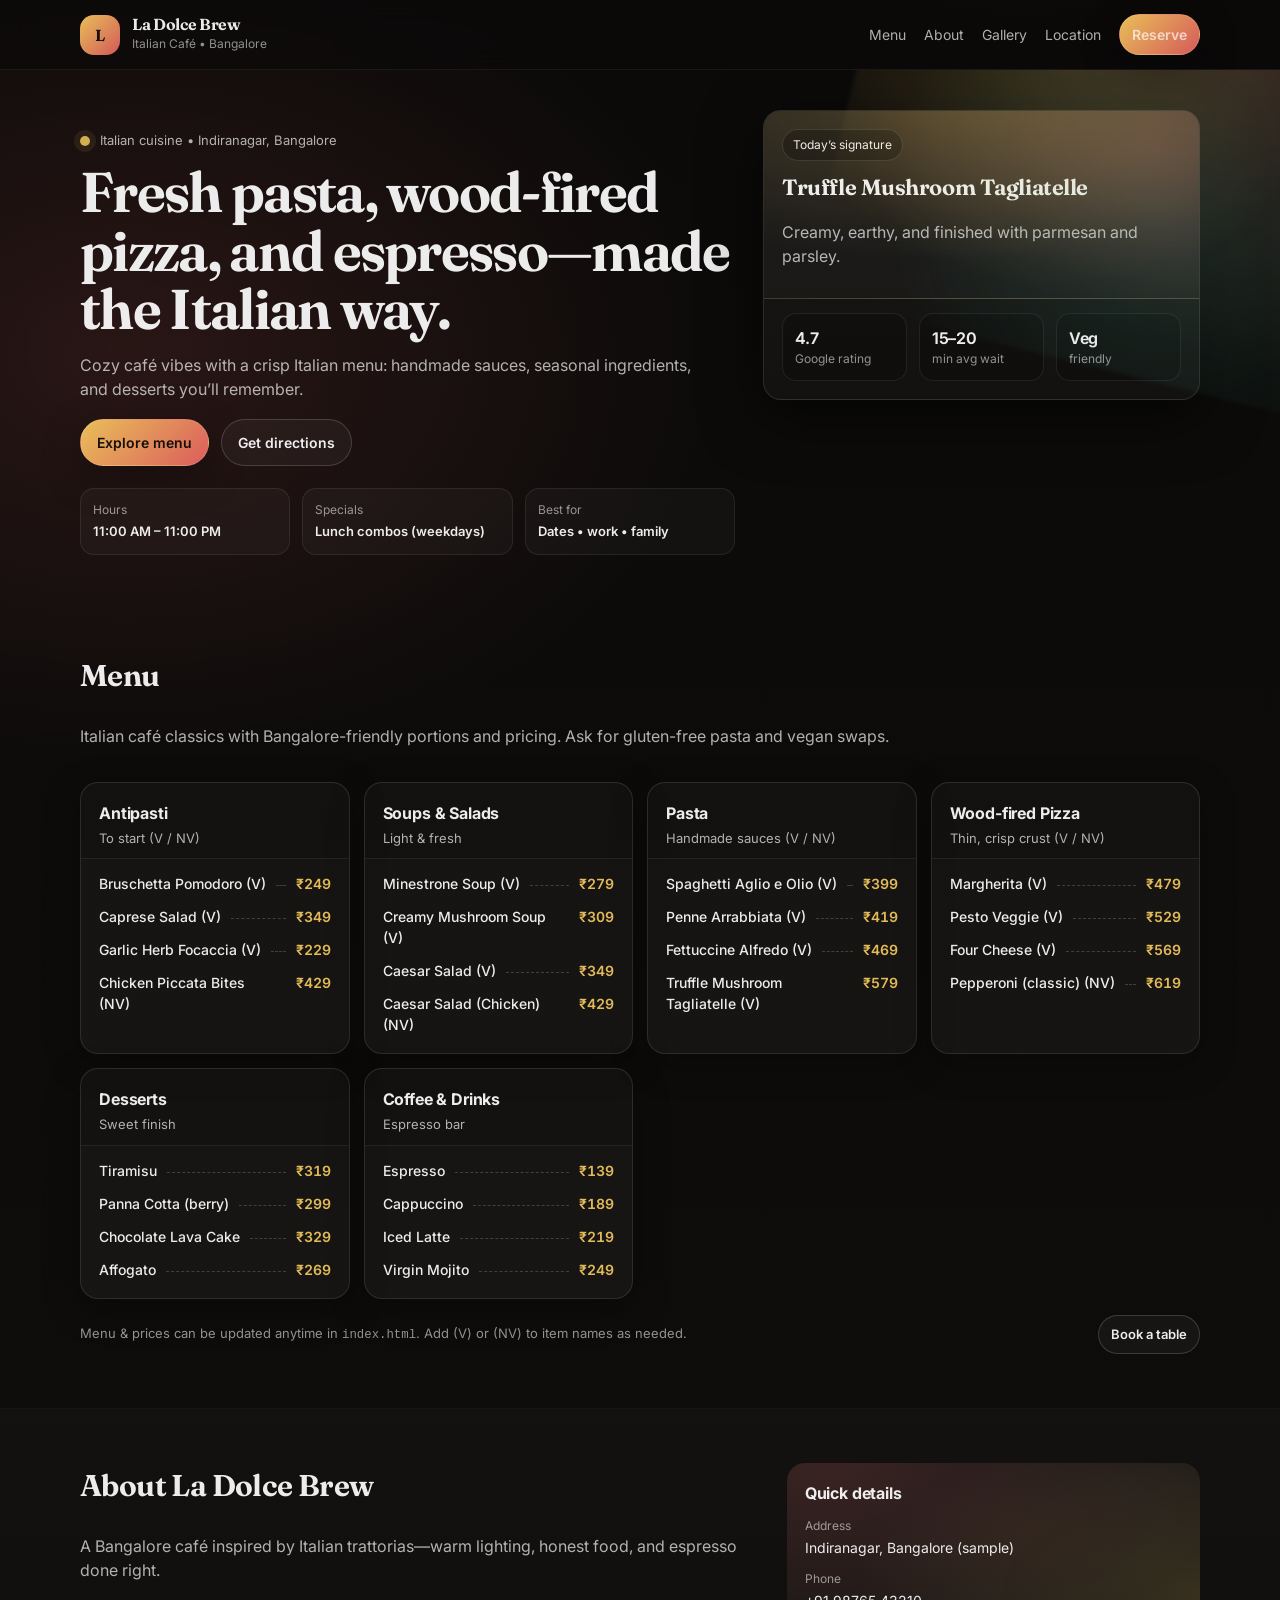
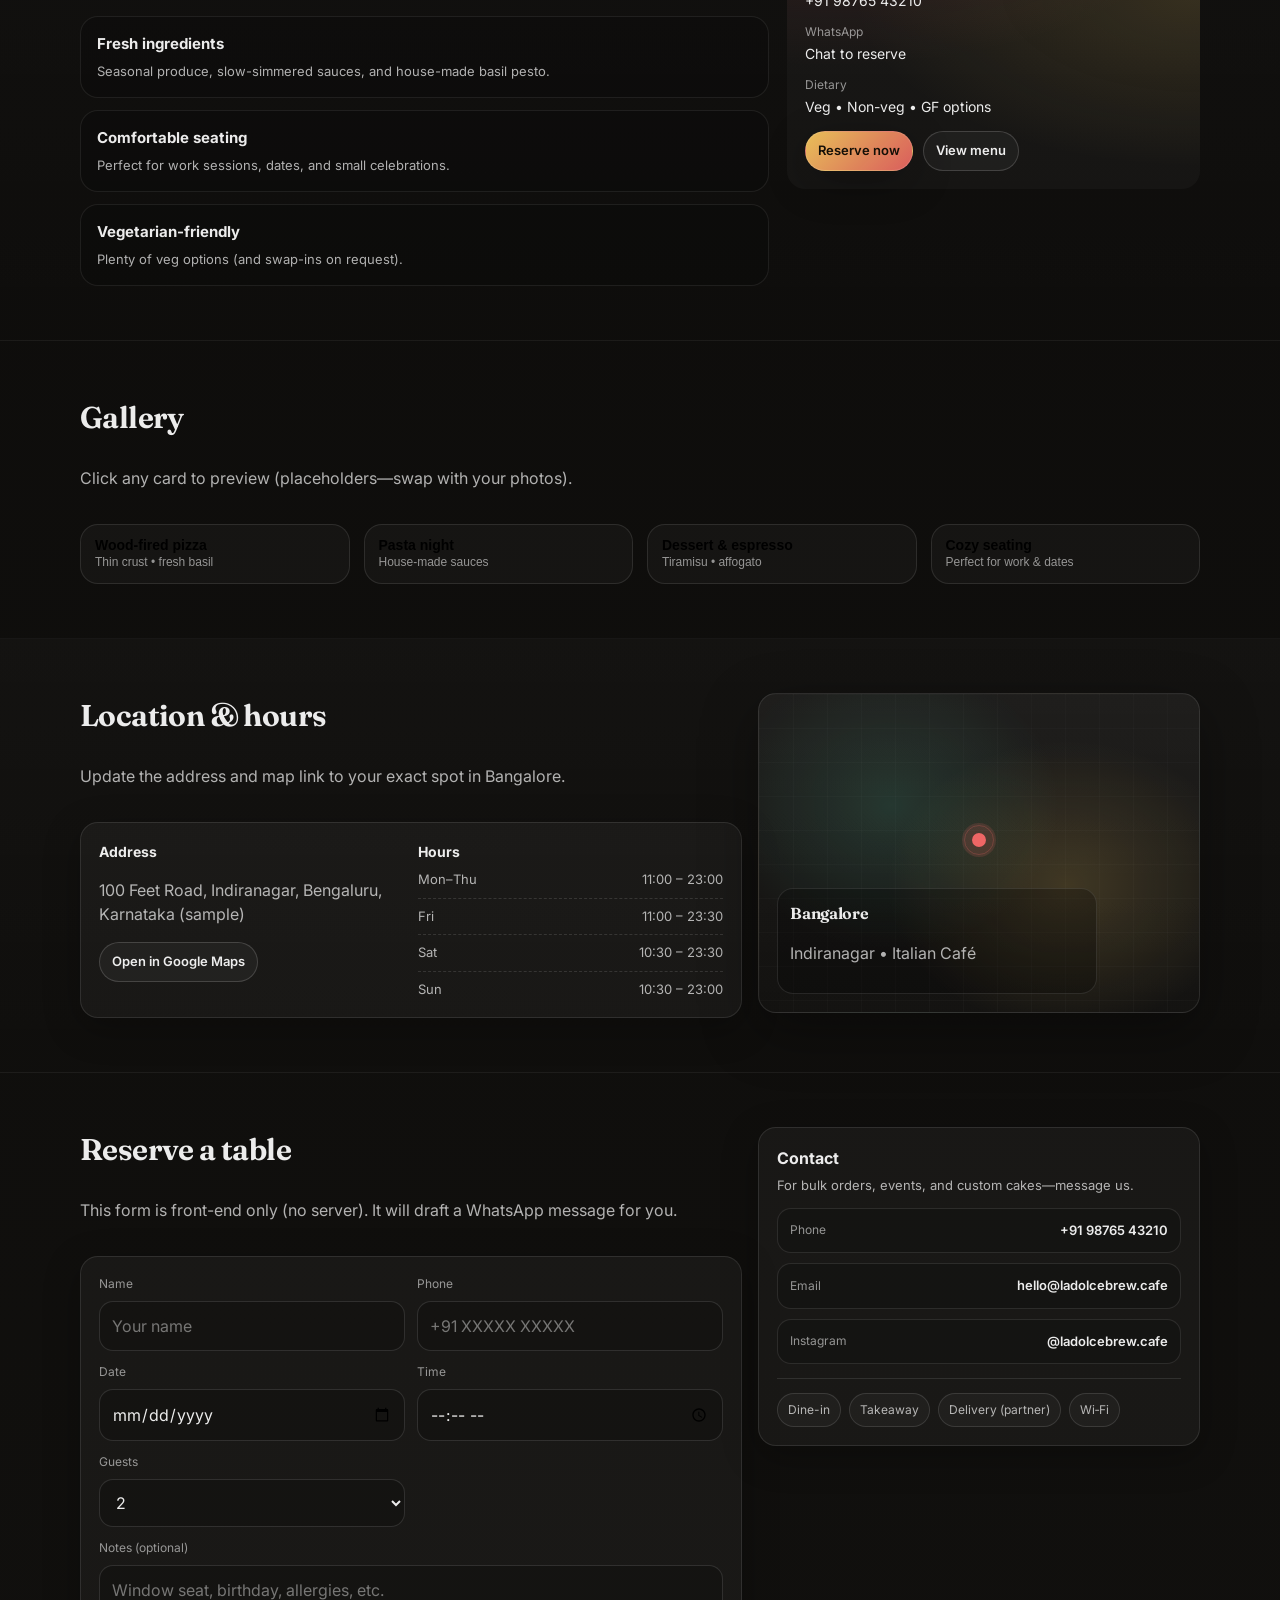
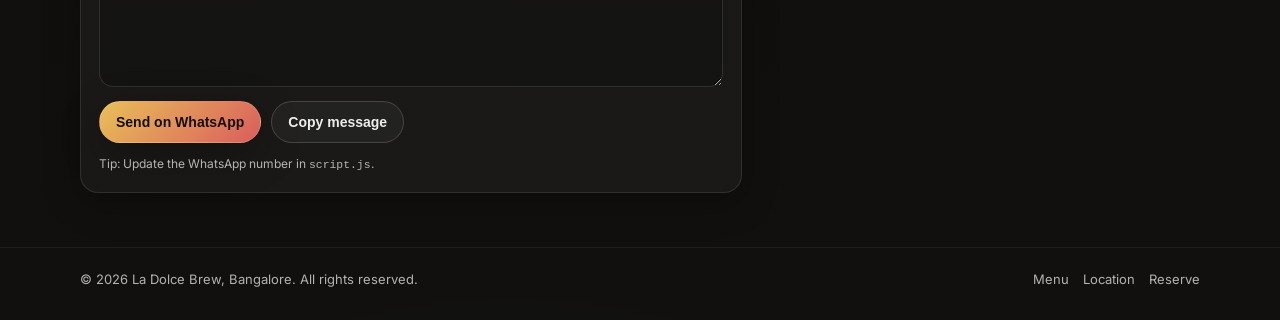
<file: index.html>
<!doctype html>
<html lang="en">
  <head>
    <!-- Google tag (gtag.js) -->
<script async src="https://www.googletagmanager.com/gtag/js?id=G-QH2PQNRWKP"></script>
<script>
  window.dataLayer = window.dataLayer || [];
  function gtag(){dataLayer.push(arguments);}
  gtag('js', new Date());

  gtag('config', 'G-QH2PQNRWKP');
</script>
    <meta charset="UTF-8" />
    <meta name="viewport" content="width=device-width, initial-scale=1" />
    <meta name="theme-color" content="#0b0a09" />
    <meta name="google-site-verification" content="LixERas0MdJgWqJRnalrIjDamml8YPLLqA5fHCaBGv8" />
    <meta
      name="description"
      content="La Dolce Brew is an Italian cuisine cafe in Bangalore — fresh pasta, wood-fired pizzas, tiramisu, and espresso."
   </head>
    <title>La Dolce Brew • Bangalore</title>

    <link rel="preconnect" href="https://fonts.googleapis.com" />
    <link rel="preconnect" href="https://fonts.gstatic.com" crossorigin />
    <link
      href="https://fonts.googleapis.com/css2?family=Fraunces:opsz,wght@9..144,500,650&family=Inter:wght@400;500;600&display=swap"
      rel="stylesheet"
    />

    <link rel="stylesheet" href="./styles.css" />
  </head>
  <body>
    <a class="skip-link" href="#main">Skip to content</a>

    <header class="site-header" data-header>
      <div class="container header-row">
        <a class="brand" href="#top" aria-label="La Dolce Brew home">
          <span class="brand-mark" aria-hidden="true">L</span>
          <span class="brand-text">
            <span class="brand-name">La Dolce Brew</span>
            <span class="brand-tag">Italian Café • Bangalore</span>
          </span>
        </a>

        <nav class="nav" aria-label="Primary">
          <button class="nav-toggle" type="button" data-nav-toggle aria-expanded="false" aria-controls="nav-menu">
            <span class="nav-toggle-lines" aria-hidden="true"><span></span></span>
            <span class="sr-only">Open menu</span>
          </button>

          <div class="nav-menu" id="nav-menu" data-nav-menu>
            <a href="#menu">Menu</a>
            <a href="#about">About</a>
            <a href="#gallery">Gallery</a>
            <a href="#location">Location</a>
            <a class="btn btn--small" href="#reserve">Reserve</a>
          </div>
        </nav>
      </div>
    </header>

    <main id="main">
      <section class="hero" id="top">
        <div class="container hero-grid">
          <div class="hero-copy">
            <p class="eyebrow">Italian cuisine • Indiranagar, Bangalore</p>
            <h1>Fresh pasta, wood-fired pizza, and espresso—made the Italian way.</h1>
            <p class="lead">
              Cozy café vibes with a crisp Italian menu: handmade sauces, seasonal ingredients, and desserts you’ll
              remember.
            </p>

            <div class="hero-cta">
              <a class="btn" href="#menu">Explore menu</a>
              <a class="btn btn--ghost" href="#location">Get directions</a>
            </div>

            <ul class="quick-facts" aria-label="Cafe highlights">
              <li>
                <span class="qf-label">Hours</span>
                <span class="qf-value">11:00 AM – 11:00 PM</span>
              </li>
              <li>
                <span class="qf-label">Specials</span>
                <span class="qf-value">Lunch combos (weekdays)</span>
              </li>
              <li>
                <span class="qf-label">Best for</span>
                <span class="qf-value">Dates • work • family</span>
              </li>
            </ul>
          </div>

          <div class="hero-card" aria-label="Signature items">
            <div class="hero-card-top">
              <p class="chip">Today’s signature</p>
              <h2 class="hero-card-title">Truffle Mushroom Tagliatelle</h2>
              <p class="muted">Creamy, earthy, and finished with parmesan and parsley.</p>
            </div>

            <div class="hero-card-bottom">
              <div class="stat">
                <span class="stat-num">4.7</span>
                <span class="stat-label">Google rating</span>
              </div>
              <div class="stat">
                <span class="stat-num">15–20</span>
                <span class="stat-label">min avg wait</span>
              </div>
              <div class="stat">
                <span class="stat-num">Veg</span>
                <span class="stat-label">friendly</span>
              </div>
            </div>
          </div>
        </div>

        <div class="hero-bg" aria-hidden="true"></div>
      </section>

      <section class="section" id="menu">
        <div class="container">
          <div class="section-head">
            <h2>Menu</h2>
            <p class="muted">
              Italian café classics with Bangalore-friendly portions and pricing. Ask for gluten-free pasta and vegan
              swaps.
            </p>
          </div>

          <div class="menu-grid" role="list">
            <article class="card" role="listitem">
              <div class="card-head">
                <h3>Antipasti</h3>
                <p class="muted">To start (V / NV)</p>
              </div>
              <ul class="menu-list">
                <li>
                  <span class="item">Bruschetta Pomodoro (V)</span>
                  <span class="dots" aria-hidden="true"></span>
                  <span class="price">₹249</span>
                </li>
                <li>
                  <span class="item">Caprese Salad (V)</span>
                  <span class="dots" aria-hidden="true"></span>
                  <span class="price">₹349</span>
                </li>
                <li>
                  <span class="item">Garlic Herb Focaccia (V)</span>
                  <span class="dots" aria-hidden="true"></span>
                  <span class="price">₹229</span>
                </li>
                <li>
                  <span class="item">Chicken Piccata Bites (NV)</span>
                  <span class="dots" aria-hidden="true"></span>
                  <span class="price">₹429</span>
                </li>
              </ul>
            </article>

            <article class="card" role="listitem">
              <div class="card-head">
                <h3>Soups & Salads</h3>
                <p class="muted">Light & fresh</p>
              </div>
              <ul class="menu-list">
                <li>
                  <span class="item">Minestrone Soup (V)</span>
                  <span class="dots" aria-hidden="true"></span>
                  <span class="price">₹279</span>
                </li>
                <li>
                  <span class="item">Creamy Mushroom Soup (V)</span>
                  <span class="dots" aria-hidden="true"></span>
                  <span class="price">₹309</span>
                </li>
                <li>
                  <span class="item">Caesar Salad (V)</span>
                  <span class="dots" aria-hidden="true"></span>
                  <span class="price">₹349</span>
                </li>
                <li>
                  <span class="item">Caesar Salad (Chicken) (NV)</span>
                  <span class="dots" aria-hidden="true"></span>
                  <span class="price">₹429</span>
                </li>
              </ul>
            </article>

            <article class="card" role="listitem">
              <div class="card-head">
                <h3>Pasta</h3>
                <p class="muted">Handmade sauces (V / NV)</p>
              </div>
              <ul class="menu-list">
                <li>
                  <span class="item">Spaghetti Aglio e Olio (V)</span>
                  <span class="dots" aria-hidden="true"></span>
                  <span class="price">₹399</span>
                </li>
                <li>
                  <span class="item">Penne Arrabbiata (V)</span>
                  <span class="dots" aria-hidden="true"></span>
                  <span class="price">₹419</span>
                </li>
                <li>
                  <span class="item">Fettuccine Alfredo (V)</span>
                  <span class="dots" aria-hidden="true"></span>
                  <span class="price">₹469</span>
                </li>
                <li>
                  <span class="item">Truffle Mushroom Tagliatelle (V)</span>
                  <span class="dots" aria-hidden="true"></span>
                  <span class="price">₹579</span>
                </li>
              </ul>
            </article>

            <article class="card" role="listitem">
              <div class="card-head">
                <h3>Wood-fired Pizza</h3>
                <p class="muted">Thin, crisp crust (V / NV)</p>
              </div>
              <ul class="menu-list">
                <li>
                  <span class="item">Margherita (V)</span>
                  <span class="dots" aria-hidden="true"></span>
                  <span class="price">₹479</span>
                </li>
                <li>
                  <span class="item">Pesto Veggie (V)</span>
                  <span class="dots" aria-hidden="true"></span>
                  <span class="price">₹529</span>
                </li>
                <li>
                  <span class="item">Four Cheese (V)</span>
                  <span class="dots" aria-hidden="true"></span>
                  <span class="price">₹569</span>
                </li>
                <li>
                  <span class="item">Pepperoni (classic) (NV)</span>
                  <span class="dots" aria-hidden="true"></span>
                  <span class="price">₹619</span>
                </li>
              </ul>
            </article>

            <article class="card" role="listitem">
              <div class="card-head">
                <h3>Desserts</h3>
                <p class="muted">Sweet finish</p>
              </div>
              <ul class="menu-list">
                <li>
                  <span class="item">Tiramisu</span>
                  <span class="dots" aria-hidden="true"></span>
                  <span class="price">₹319</span>
                </li>
                <li>
                  <span class="item">Panna Cotta (berry)</span>
                  <span class="dots" aria-hidden="true"></span>
                  <span class="price">₹299</span>
                </li>
                <li>
                  <span class="item">Chocolate Lava Cake</span>
                  <span class="dots" aria-hidden="true"></span>
                  <span class="price">₹329</span>
                </li>
                <li>
                  <span class="item">Affogato</span>
                  <span class="dots" aria-hidden="true"></span>
                  <span class="price">₹269</span>
                </li>
              </ul>
            </article>

            <article class="card" role="listitem">
              <div class="card-head">
                <h3>Coffee & Drinks</h3>
                <p class="muted">Espresso bar</p>
              </div>
              <ul class="menu-list">
                <li>
                  <span class="item">Espresso</span>
                  <span class="dots" aria-hidden="true"></span>
                  <span class="price">₹139</span>
                </li>
                <li>
                  <span class="item">Cappuccino</span>
                  <span class="dots" aria-hidden="true"></span>
                  <span class="price">₹189</span>
                </li>
                <li>
                  <span class="item">Iced Latte</span>
                  <span class="dots" aria-hidden="true"></span>
                  <span class="price">₹219</span>
                </li>
                <li>
                  <span class="item">Virgin Mojito</span>
                  <span class="dots" aria-hidden="true"></span>
                  <span class="price">₹249</span>
                </li>
              </ul>
            </article>
          </div>

          <div class="section-foot">
            <p class="note">
              Menu & prices can be updated anytime in <span class="mono">index.html</span>. Add (V) or (NV) to item names as
              needed.
            </p>
            <a class="btn btn--ghost btn--small" href="#reserve">Book a table</a>
          </div>
        </div>
      </section>

      <section class="section section--alt" id="about">
        <div class="container about-grid">
          <div>
            <div class="section-head">
              <h2>About La Dolce Brew</h2>
              <p class="muted">
                A Bangalore café inspired by Italian trattorias—warm lighting, honest food, and espresso done right.
              </p>
            </div>

            <div class="about-points">
              <div class="pill">
                <h3>Fresh ingredients</h3>
                <p class="muted">Seasonal produce, slow-simmered sauces, and house-made basil pesto.</p>
              </div>
              <div class="pill">
                <h3>Comfortable seating</h3>
                <p class="muted">Perfect for work sessions, dates, and small celebrations.</p>
              </div>
              <div class="pill">
                <h3>Vegetarian-friendly</h3>
                <p class="muted">Plenty of veg options (and swap-ins on request).</p>
              </div>
            </div>
          </div>

          <aside class="about-card" aria-label="Cafe details">
            <div class="about-card-inner">
              <h3 class="about-card-title">Quick details</h3>
              <dl class="dl">
                <div>
                  <dt>Address</dt>
                  <dd>Indiranagar, Bangalore (sample)</dd>
                </div>
                <div>
                  <dt>Phone</dt>
                  <dd><a href="tel:+919876543210">+91 98765 43210</a></dd>
                </div>
                <div>
                  <dt>WhatsApp</dt>
                  <dd><a href="https://wa.me/919876543210" target="_blank" rel="noreferrer">Chat to reserve</a></dd>
                </div>
                <div>
                  <dt>Dietary</dt>
                  <dd>Veg • Non-veg • GF options</dd>
                </div>
              </dl>

              <div class="about-card-cta">
                <a class="btn btn--small" href="#reserve">Reserve now</a>
                <a class="btn btn--ghost btn--small" href="#menu">View menu</a>
              </div>
            </div>
          </aside>
        </div>
      </section>

      <section class="section" id="gallery">
        <div class="container">
          <div class="section-head">
            <h2>Gallery</h2>
            <p class="muted">Click any card to preview (placeholders—swap with your photos).</p>
          </div>

          <div class="gallery-grid" role="list">
            <button class="gallery-tile" type="button" data-gallery-item data-title="Wood-fired pizza">
              <span class="gallery-art g1" aria-hidden="true"></span>
              <span class="gallery-label">
                <span class="gl-title">Wood-fired pizza</span>
                <span class="gl-sub">Thin crust • fresh basil</span>
              </span>
            </button>

            <button class="gallery-tile" type="button" data-gallery-item data-title="Pasta night">
              <span class="gallery-art g2" aria-hidden="true"></span>
              <span class="gallery-label">
                <span class="gl-title">Pasta night</span>
                <span class="gl-sub">House-made sauces</span>
              </span>
            </button>

            <button class="gallery-tile" type="button" data-gallery-item data-title="Dessert & espresso">
              <span class="gallery-art g3" aria-hidden="true"></span>
              <span class="gallery-label">
                <span class="gl-title">Dessert & espresso</span>
                <span class="gl-sub">Tiramisu • affogato</span>
              </span>
            </button>

            <button class="gallery-tile" type="button" data-gallery-item data-title="Cozy seating">
              <span class="gallery-art g4" aria-hidden="true"></span>
              <span class="gallery-label">
                <span class="gl-title">Cozy seating</span>
                <span class="gl-sub">Perfect for work & dates</span>
              </span>
            </button>
          </div>
        </div>
      </section>

      <section class="section section--alt" id="location">
        <div class="container location-grid">
          <div>
            <div class="section-head">
              <h2>Location & hours</h2>
              <p class="muted">Update the address and map link to your exact spot in Bangalore.</p>
            </div>

            <div class="card">
              <div class="two-col">
                <div>
                  <h3 class="h4">Address</h3>
                  <p class="muted">100 Feet Road, Indiranagar, Bengaluru, Karnataka (sample)</p>
                  <a
                    class="btn btn--ghost btn--small"
                    href="https://www.google.com/maps/search/?api=1&query=Indiranagar%20Bangalore%20Italian%20cafe"
                    target="_blank"
                    rel="noreferrer"
                  >
                    Open in Google Maps
                  </a>
                </div>
                <div>
                  <h3 class="h4">Hours</h3>
                  <ul class="hours" aria-label="Hours">
                    <li><span>Mon–Thu</span><span>11:00 – 23:00</span></li>
                    <li><span>Fri</span><span>11:00 – 23:30</span></li>
                    <li><span>Sat</span><span>10:30 – 23:30</span></li>
                    <li><span>Sun</span><span>10:30 – 23:00</span></li>
                  </ul>
                </div>
              </div>
            </div>
          </div>

          <aside class="map-card" aria-label="Map preview">
            <div class="map-placeholder" role="img" aria-label="Map placeholder for cafe location">
              <div class="map-pin" aria-hidden="true"></div>
              <div class="map-text">
                <p class="map-title">Bangalore</p>
                <p class="muted">Indiranagar • Italian Café</p>
              </div>
            </div>
          </aside>
        </div>
      </section>

      <section class="section" id="reserve">
        <div class="container reserve-grid">
          <div>
            <div class="section-head">
              <h2>Reserve a table</h2>
              <p class="muted">This form is front-end only (no server). It will draft a WhatsApp message for you.</p>
            </div>

            <form class="form card" data-reserve-form>
              <div class="form-grid">
                <label class="field">
                  <span class="label">Name</span>
                  <input name="name" autocomplete="name" placeholder="Your name" required />
                </label>

                <label class="field">
                  <span class="label">Phone</span>
                  <input name="phone" autocomplete="tel" placeholder="+91 XXXXX XXXXX" required />
                </label>

                <label class="field">
                  <span class="label">Date</span>
                  <input name="date" type="date" required />
                </label>

                <label class="field">
                  <span class="label">Time</span>
                  <input name="time" type="time" required />
                </label>

                <label class="field">
                  <span class="label">Guests</span>
                  <select name="guests" required>
                    <option value="1">1</option>
                    <option value="2" selected>2</option>
                    <option value="3">3</option>
                    <option value="4">4</option>
                    <option value="5">5</option>
                    <option value="6">6</option>
                    <option value="7">7</option>
                    <option value="8">8</option>
                  </select>
                </label>

                <label class="field field--full">
                  <span class="label">Notes (optional)</span>
                  <textarea name="notes" rows="4" placeholder="Window seat, birthday, allergies, etc."></textarea>
                </label>
              </div>

              <div class="form-actions">
                <button class="btn" type="submit">Send on WhatsApp</button>
                <button class="btn btn--ghost" type="button" data-copy-message>Copy message</button>
              </div>

              <p class="form-hint muted" data-form-hint>
                Tip: Update the WhatsApp number in <span class="mono">script.js</span>.
              </p>
            </form>
          </div>

          <aside class="contact-card card" aria-label="Contact details">
            <h3>Contact</h3>
            <p class="muted">For bulk orders, events, and custom cakes—message us.</p>

            <div class="contact-lines">
              <a class="contact-line" href="tel:+919876543210">
                <span class="cl-k">Phone</span>
                <span class="cl-v">+91 98765 43210</span>
              </a>
              <a class="contact-line" href="mailto:hello@ladolcebrew.cafe">
                <span class="cl-k">Email</span>
                <span class="cl-v">hello@ladolcebrew.cafe</span>
              </a>
              <a class="contact-line" href="https://www.instagram.com/" target="_blank" rel="noreferrer">
                <span class="cl-k">Instagram</span>
                <span class="cl-v">@ladolcebrew.cafe</span>
              </a>
            </div>

            <div class="divider" aria-hidden="true"></div>

            <div class="badges" aria-label="Service badges">
              <span class="badge">Dine-in</span>
              <span class="badge">Takeaway</span>
              <span class="badge">Delivery (partner)</span>
              <span class="badge">Wi‑Fi</span>
            </div>
          </aside>
        </div>
      </section>
    </main>

    <footer class="footer">
      <div class="container footer-row">
        <p class="muted">© <span data-year></span> La Dolce Brew, Bangalore. All rights reserved.</p>
        <div class="footer-links">
          <a href="#menu">Menu</a>
          <a href="#location">Location</a>
          <a href="#reserve">Reserve</a>
        </div>
      </div>
    </footer>

    <dialog class="dialog" data-gallery-dialog aria-label="Image preview">
      <div class="dialog-inner">
        <div class="dialog-media" data-dialog-media aria-hidden="true"></div>
        <div class="dialog-meta">
          <p class="dialog-title" data-dialog-title>Preview</p>
          <button class="btn btn--ghost btn--small" type="button" data-dialog-close>Close</button>
        </div>
      </div>
    </dialog>

    <script src="./script.js" defer></script>
  </body>
</html>
</file>
<file: styles.css>
:root {
  --bg: #0b0a09;
  --bg2: #11100e;
  --card: rgba(255, 255, 255, 0.06);
  --card2: rgba(255, 255, 255, 0.085);
  --text: rgba(255, 255, 255, 0.92);
  --muted: rgba(255, 255, 255, 0.68);
  --muted2: rgba(255, 255, 255, 0.55);
  --line: rgba(255, 255, 255, 0.12);
  --shadow: 0 16px 60px rgba(0, 0, 0, 0.55);

  --accent: #f4c95d;
  --accent2: #ff6b6b;
  --accent3: #63e6be;

  --radius: 18px;
  --radius-sm: 12px;

  --font-sans: "Inter", system-ui, -apple-system, Segoe UI, Roboto, Arial, sans-serif;
  --font-serif: "Fraunces", ui-serif, Georgia, "Times New Roman", serif;
}

*,
*::before,
*::after {
  box-sizing: border-box;
}

html {
  scroll-behavior: smooth;
}

body {
  margin: 0;
  color: var(--text);
  background: radial-gradient(1200px 700px at 80% -10%, rgba(244, 201, 93, 0.18), transparent 55%),
    radial-gradient(1000px 700px at 10% 10%, rgba(255, 107, 107, 0.12), transparent 60%),
    radial-gradient(900px 700px at 40% 110%, rgba(99, 230, 190, 0.08), transparent 55%),
    linear-gradient(180deg, var(--bg), var(--bg2));
  font-family: var(--font-sans);
  line-height: 1.5;
}

img,
svg {
  display: block;
  max-width: 100%;
}

a {
  color: inherit;
  text-decoration: none;
}

.container {
  width: min(1120px, calc(100% - 40px));
  margin-inline: auto;
}

.mono {
  font-family: ui-monospace, SFMono-Regular, Menlo, Monaco, Consolas, "Liberation Mono", monospace;
  font-size: 0.95em;
}

.sr-only {
  position: absolute;
  width: 1px;
  height: 1px;
  padding: 0;
  margin: -1px;
  overflow: hidden;
  clip: rect(0, 0, 0, 0);
  white-space: nowrap;
  border: 0;
}

.skip-link {
  position: absolute;
  left: 16px;
  top: 12px;
  padding: 10px 12px;
  background: rgba(0, 0, 0, 0.8);
  border: 1px solid var(--line);
  border-radius: 10px;
  transform: translateY(-160%);
  transition: transform 160ms ease;
  z-index: 9999;
}

.skip-link:focus {
  transform: translateY(0);
  outline: 2px solid rgba(244, 201, 93, 0.7);
  outline-offset: 2px;
}

.site-header {
  position: sticky;
  top: 0;
  z-index: 50;
  background: rgba(11, 10, 9, 0.58);
  backdrop-filter: blur(12px);
  border-bottom: 1px solid rgba(255, 255, 255, 0.06);
}

.header-row {
  display: flex;
  align-items: center;
  justify-content: space-between;
  gap: 16px;
  padding: 14px 0;
}

.brand {
  display: inline-flex;
  align-items: center;
  gap: 12px;
}

.brand-mark {
  width: 40px;
  height: 40px;
  display: grid;
  place-items: center;
  border-radius: 14px;
  background: linear-gradient(135deg, rgba(244, 201, 93, 0.95), rgba(255, 107, 107, 0.82));
  color: #140f07;
  font-family: var(--font-serif);
  font-weight: 650;
  letter-spacing: -0.02em;
}

.brand-text {
  display: grid;
  gap: 1px;
}

.brand-name {
  font-family: var(--font-serif);
  font-weight: 650;
  letter-spacing: -0.02em;
  line-height: 1.1;
}

.brand-tag {
  font-size: 12px;
  color: var(--muted2);
}

.nav {
  position: relative;
}

.nav-menu {
  display: flex;
  align-items: center;
  gap: 18px;
}

.nav-menu a {
  font-size: 14px;
  color: var(--muted);
  transition: color 160ms ease;
}

.nav-menu a:hover,
.nav-menu a:focus-visible {
  color: var(--text);
}

.nav-toggle {
  display: none;
  width: 44px;
  height: 44px;
  border-radius: 14px;
  border: 1px solid rgba(255, 255, 255, 0.12);
  background: rgba(255, 255, 255, 0.04);
  color: var(--text);
}

.nav-toggle:focus-visible {
  outline: 2px solid rgba(244, 201, 93, 0.7);
  outline-offset: 2px;
}

.nav-toggle-lines {
  width: 18px;
  height: 12px;
  display: grid;
  margin: 0 auto;
  align-content: space-between;
}

.nav-toggle-lines::before,
.nav-toggle-lines::after,
.nav-toggle-lines span {
  content: "";
  height: 2px;
  border-radius: 999px;
  background: rgba(255, 255, 255, 0.86);
}

.nav-toggle-lines span {
  opacity: 0.85;
}

.btn {
  display: inline-flex;
  align-items: center;
  justify-content: center;
  gap: 10px;
  padding: 12px 16px;
  border-radius: 999px;
  border: 1px solid rgba(255, 255, 255, 0.12);
  background: linear-gradient(135deg, rgba(244, 201, 93, 0.95), rgba(255, 107, 107, 0.84));
  color: #140f07;
  font-weight: 600;
  font-size: 14px;
  box-shadow: 0 12px 40px rgba(0, 0, 0, 0.28);
  transition: transform 160ms ease, filter 160ms ease, background 160ms ease;
}

.btn:hover {
  transform: translateY(-1px);
  filter: saturate(1.02) brightness(1.02);
}

.btn:active {
  transform: translateY(0);
}

.btn:focus-visible {
  outline: 2px solid rgba(244, 201, 93, 0.7);
  outline-offset: 2px;
}

.btn--ghost {
  background: rgba(255, 255, 255, 0.04);
  color: var(--text);
  border: 1px solid rgba(255, 255, 255, 0.16);
  box-shadow: none;
}

.btn--ghost:hover {
  background: rgba(255, 255, 255, 0.06);
}

.btn--small {
  padding: 9px 12px;
  font-size: 13px;
}

.hero {
  position: relative;
  overflow: hidden;
  padding: 40px 0 26px;
}

.hero-grid {
  display: grid;
  grid-template-columns: 1.2fr 0.8fr;
  gap: 28px;
  align-items: start;
}

.hero-copy {
  padding: 18px 0;
}

.eyebrow {
  display: inline-flex;
  align-items: center;
  gap: 10px;
  color: var(--muted);
  font-size: 13px;
  margin: 0 0 12px;
}

.eyebrow::before {
  content: "";
  width: 10px;
  height: 10px;
  border-radius: 999px;
  background: rgba(244, 201, 93, 0.85);
  box-shadow: 0 0 0 6px rgba(244, 201, 93, 0.08);
}

h1 {
  font-family: var(--font-serif);
  font-weight: 650;
  letter-spacing: -0.03em;
  font-size: clamp(34px, 4.4vw, 56px);
  line-height: 1.05;
  margin: 0 0 14px;
}

.lead {
  margin: 0 0 18px;
  color: var(--muted);
  max-width: 62ch;
  font-size: 16px;
}

.hero-cta {
  display: flex;
  gap: 12px;
  flex-wrap: wrap;
  margin-top: 16px;
}

.quick-facts {
  list-style: none;
  padding: 0;
  margin: 22px 0 0;
  display: grid;
  grid-template-columns: repeat(3, minmax(0, 1fr));
  gap: 12px;
}

.quick-facts li {
  border: 1px solid rgba(255, 255, 255, 0.08);
  background: rgba(255, 255, 255, 0.03);
  border-radius: 14px;
  padding: 12px 12px;
}

.qf-label {
  display: block;
  color: var(--muted2);
  font-size: 12px;
  margin-bottom: 3px;
}

.qf-value {
  display: block;
  font-weight: 600;
  font-size: 13px;
}

.hero-card {
  border-radius: var(--radius);
  border: 1px solid rgba(255, 255, 255, 0.10);
  background: linear-gradient(180deg, rgba(255, 255, 255, 0.06), rgba(255, 255, 255, 0.03));
  box-shadow: var(--shadow);
  overflow: hidden;
}

.hero-card-top {
  padding: 18px 18px 14px;
  background: radial-gradient(650px 280px at 40% -10%, rgba(244, 201, 93, 0.2), transparent 60%),
    radial-gradient(500px 260px at 90% 20%, rgba(255, 107, 107, 0.18), transparent 60%),
    rgba(255, 255, 255, 0.02);
  border-bottom: 1px solid rgba(255, 255, 255, 0.08);
}

.chip {
  display: inline-flex;
  align-items: center;
  gap: 8px;
  padding: 6px 10px;
  border-radius: 999px;
  font-size: 12px;
  color: var(--text);
  background: rgba(0, 0, 0, 0.25);
  border: 1px solid rgba(255, 255, 255, 0.12);
  margin: 0 0 10px;
}

.hero-card-title {
  font-family: var(--font-serif);
  font-weight: 650;
  letter-spacing: -0.02em;
  margin: 0 0 6px;
  font-size: 22px;
}

.muted {
  color: var(--muted);
}

.hero-card-bottom {
  padding: 14px 18px 18px;
  display: grid;
  grid-template-columns: repeat(3, minmax(0, 1fr));
  gap: 12px;
}

.stat {
  border-radius: 14px;
  border: 1px solid rgba(255, 255, 255, 0.08);
  padding: 12px 12px;
  background: rgba(0, 0, 0, 0.18);
}

.stat-num {
  display: block;
  font-weight: 650;
  font-size: 16px;
  letter-spacing: -0.02em;
}

.stat-label {
  display: block;
  font-size: 12px;
  color: var(--muted2);
}

.hero-bg {
  position: absolute;
  inset: -260px -140px auto auto;
  width: 560px;
  height: 560px;
  background: radial-gradient(circle at 30% 30%, rgba(244, 201, 93, 0.28), transparent 60%),
    radial-gradient(circle at 60% 70%, rgba(99, 230, 190, 0.16), transparent 55%),
    radial-gradient(circle at 80% 30%, rgba(255, 107, 107, 0.18), transparent 60%);
  filter: blur(2px);
  opacity: 0.85;
  pointer-events: none;
  transform: rotate(14deg);
}

.section {
  padding: 54px 0;
}

.section--alt {
  background: linear-gradient(180deg, rgba(255, 255, 255, 0.02), rgba(255, 255, 255, 0));
  border-top: 1px solid rgba(255, 255, 255, 0.04);
  border-bottom: 1px solid rgba(255, 255, 255, 0.04);
}

.section-head {
  display: grid;
  gap: 10px;
  margin-bottom: 18px;
}

.section-head h2 {
  font-family: var(--font-serif);
  font-weight: 650;
  letter-spacing: -0.02em;
  margin: 0;
  font-size: 30px;
}

.card {
  border-radius: var(--radius);
  border: 1px solid rgba(255, 255, 255, 0.10);
  background: rgba(255, 255, 255, 0.04);
  box-shadow: 0 10px 36px rgba(0, 0, 0, 0.28);
}

.menu-grid {
  display: grid;
  grid-template-columns: repeat(4, minmax(0, 1fr));
  gap: 14px;
}

.card-head {
  padding: 18px 18px 10px;
  border-bottom: 1px solid rgba(255, 255, 255, 0.08);
  background: rgba(0, 0, 0, 0.12);
  border-top-left-radius: var(--radius);
  border-top-right-radius: var(--radius);
}

.card-head h3 {
  margin: 0;
  font-size: 16px;
  letter-spacing: -0.01em;
}

.card-head p {
  margin: 4px 0 0;
  font-size: 13px;
}

.menu-list {
  list-style: none;
  padding: 14px 18px 18px;
  margin: 0;
  display: grid;
  gap: 12px;
}

.menu-list li {
  display: grid;
  grid-template-columns: auto 1fr auto;
  align-items: baseline;
  gap: 10px;
  font-size: 14px;
}

.item {
  font-weight: 500;
}

.dots {
  border-bottom: 1px dashed rgba(255, 255, 255, 0.18);
  transform: translateY(-3px);
}

.price {
  font-variant-numeric: tabular-nums;
  color: rgba(244, 201, 93, 0.92);
  font-weight: 600;
}

.section-foot {
  display: flex;
  align-items: center;
  justify-content: space-between;
  gap: 12px;
  margin-top: 16px;
  flex-wrap: wrap;
}

.note {
  margin: 0;
  color: var(--muted2);
  font-size: 13px;
}

.about-grid {
  display: grid;
  grid-template-columns: 1.25fr 0.75fr;
  gap: 18px;
  align-items: start;
}

.about-points {
  display: grid;
  gap: 12px;
}

.pill {
  border-radius: var(--radius);
  border: 1px solid rgba(255, 255, 255, 0.08);
  background: rgba(0, 0, 0, 0.14);
  padding: 16px 16px;
}

.pill h3 {
  margin: 0 0 6px;
  font-size: 15px;
}

.pill p {
  margin: 0;
  font-size: 13px;
}

.about-card {
  position: sticky;
  top: 86px;
}

.about-card-inner {
  padding: 18px;
  background: radial-gradient(680px 340px at 10% 0%, rgba(255, 107, 107, 0.14), transparent 60%),
    radial-gradient(560px 280px at 100% 40%, rgba(244, 201, 93, 0.14), transparent 62%),
    rgba(255, 255, 255, 0.03);
  border-radius: var(--radius);
}

.about-card-title {
  margin: 0 0 12px;
  font-size: 16px;
  letter-spacing: -0.01em;
}

.dl {
  display: grid;
  gap: 12px;
  margin: 0;
}

.dl > div {
  display: grid;
  gap: 2px;
}

dt {
  color: var(--muted2);
  font-size: 12px;
}

dd {
  margin: 0;
  font-size: 14px;
}

.about-card-cta {
  display: flex;
  gap: 10px;
  flex-wrap: wrap;
  margin-top: 14px;
}

.gallery-grid {
  display: grid;
  grid-template-columns: repeat(4, minmax(0, 1fr));
  gap: 14px;
}

.gallery-tile {
  text-align: left;
  padding: 0;
  border: 1px solid rgba(255, 255, 255, 0.10);
  background: rgba(255, 255, 255, 0.03);
  border-radius: var(--radius);
  overflow: hidden;
  cursor: pointer;
  transition: transform 180ms ease, border-color 180ms ease, background 180ms ease;
}

.gallery-tile:hover {
  transform: translateY(-2px);
  border-color: rgba(244, 201, 93, 0.22);
  background: rgba(255, 255, 255, 0.05);
}

.gallery-tile:focus-visible {
  outline: 2px solid rgba(244, 201, 93, 0.7);
  outline-offset: 3px;
}

.gallery-art {
  height: 160px;
  background:
    radial-gradient(160px 120px at 30% 30%, rgba(244, 201, 93, 0.35), transparent 60%),
    radial-gradient(200px 150px at 70% 60%, rgba(255, 107, 107, 0.22), transparent 60%),
    linear-gradient(135deg, rgba(255, 255, 255, 0.10), rgba(255, 255, 255, 0.03));
}

.g1 {
  background:
    radial-gradient(160px 130px at 25% 35%, rgba(244, 201, 93, 0.38), transparent 60%),
    radial-gradient(240px 150px at 75% 70%, rgba(99, 230, 190, 0.18), transparent 60%),
    linear-gradient(135deg, rgba(255, 255, 255, 0.10), rgba(255, 255, 255, 0.03));
}

.g2 {
  background:
    radial-gradient(180px 130px at 25% 40%, rgba(255, 107, 107, 0.32), transparent 60%),
    radial-gradient(260px 170px at 70% 70%, rgba(244, 201, 93, 0.22), transparent 60%),
    linear-gradient(135deg, rgba(255, 255, 255, 0.10), rgba(255, 255, 255, 0.03));
}

.g3 {
  background:
    radial-gradient(170px 120px at 30% 35%, rgba(99, 230, 190, 0.22), transparent 60%),
    radial-gradient(280px 170px at 72% 70%, rgba(244, 201, 93, 0.24), transparent 60%),
    linear-gradient(135deg, rgba(255, 255, 255, 0.10), rgba(255, 255, 255, 0.03));
}

.g4 {
  background:
    radial-gradient(170px 140px at 30% 30%, rgba(244, 201, 93, 0.22), transparent 60%),
    radial-gradient(260px 170px at 78% 70%, rgba(255, 107, 107, 0.18), transparent 60%),
    linear-gradient(135deg, rgba(255, 255, 255, 0.10), rgba(255, 255, 255, 0.03));
}

.gallery-label {
  display: grid;
  gap: 2px;
  padding: 12px 14px 14px;
}

.gl-title {
  font-weight: 600;
  font-size: 14px;
}

.gl-sub {
  font-size: 12px;
  color: var(--muted2);
}

.location-grid {
  display: grid;
  grid-template-columns: 1.2fr 0.8fr;
  gap: 16px;
  align-items: start;
}

.two-col {
  display: grid;
  grid-template-columns: 1fr 1fr;
  gap: 14px;
  padding: 18px;
}

.h4 {
  margin: 0 0 8px;
  font-size: 14px;
}

.hours {
  list-style: none;
  margin: 0;
  padding: 0;
  display: grid;
  gap: 8px;
  font-size: 13px;
  color: var(--muted);
}

.hours li {
  display: flex;
  align-items: center;
  justify-content: space-between;
  gap: 10px;
  padding-bottom: 8px;
  border-bottom: 1px dashed rgba(255, 255, 255, 0.12);
}

.hours li:last-child {
  border-bottom: 0;
  padding-bottom: 0;
}

.map-card {
  border-radius: var(--radius);
}

.map-placeholder {
  height: 320px;
  border-radius: var(--radius);
  border: 1px solid rgba(255, 255, 255, 0.10);
  background:
    linear-gradient(180deg, rgba(255, 255, 255, 0.05), rgba(255, 255, 255, 0.02)),
    radial-gradient(280px 240px at 30% 35%, rgba(99, 230, 190, 0.14), transparent 60%),
    radial-gradient(300px 240px at 70% 60%, rgba(244, 201, 93, 0.18), transparent 60%);
  position: relative;
  overflow: hidden;
  display: grid;
  align-content: end;
  padding: 18px;
  box-shadow: 0 18px 56px rgba(0, 0, 0, 0.35);
}

.map-placeholder::before {
  content: "";
  position: absolute;
  inset: 0;
  background-image: linear-gradient(rgba(255, 255, 255, 0.06) 1px, transparent 1px),
    linear-gradient(90deg, rgba(255, 255, 255, 0.06) 1px, transparent 1px);
  background-size: 34px 34px;
  opacity: 0.35;
  pointer-events: none;
}

.map-pin {
  position: absolute;
  left: 50%;
  top: 46%;
  width: 14px;
  height: 14px;
  background: rgba(255, 107, 107, 0.92);
  border-radius: 999px;
  transform: translate(-50%, -50%);
  box-shadow: 0 0 0 10px rgba(255, 107, 107, 0.14);
}

.map-pin::after {
  content: "";
  position: absolute;
  inset: -8px;
  border-radius: 999px;
  border: 1px solid rgba(255, 107, 107, 0.22);
}

.map-text {
  position: relative;
  z-index: 1;
  border-radius: 16px;
  border: 1px solid rgba(255, 255, 255, 0.10);
  background: rgba(0, 0, 0, 0.25);
  padding: 12px 12px;
  max-width: 320px;
}

.map-title {
  margin: 0 0 2px;
  font-family: var(--font-serif);
  font-weight: 650;
  letter-spacing: -0.02em;
}

.reserve-grid {
  display: grid;
  grid-template-columns: 1.2fr 0.8fr;
  gap: 16px;
  align-items: start;
}

.form {
  padding: 18px;
}

.form-grid {
  display: grid;
  grid-template-columns: repeat(2, minmax(0, 1fr));
  gap: 12px;
}

.field {
  display: grid;
  gap: 8px;
}

.field--full {
  grid-column: 1 / -1;
}

.label {
  font-size: 12px;
  color: var(--muted2);
}

input,
select,
textarea {
  width: 100%;
  padding: 12px 12px;
  border-radius: 14px;
  border: 1px solid rgba(255, 255, 255, 0.12);
  background: rgba(0, 0, 0, 0.2);
  color: var(--text);
  font: inherit;
}

textarea {
  resize: vertical;
}

input::placeholder,
textarea::placeholder {
  color: rgba(255, 255, 255, 0.42);
}

input:focus-visible,
select:focus-visible,
textarea:focus-visible {
  outline: 2px solid rgba(244, 201, 93, 0.7);
  outline-offset: 2px;
}

.form-actions {
  display: flex;
  gap: 10px;
  flex-wrap: wrap;
  margin-top: 14px;
}

.form-hint {
  margin: 12px 0 0;
  font-size: 12px;
}

.contact-card {
  padding: 18px;
}

.contact-card h3 {
  margin: 0 0 6px;
  font-size: 16px;
}

.contact-card p {
  margin: 0 0 12px;
  font-size: 13px;
}

.contact-lines {
  display: grid;
  gap: 10px;
}

.contact-line {
  display: flex;
  align-items: center;
  justify-content: space-between;
  gap: 12px;
  padding: 12px 12px;
  border-radius: 14px;
  border: 1px solid rgba(255, 255, 255, 0.10);
  background: rgba(0, 0, 0, 0.16);
}

.cl-k {
  color: var(--muted2);
  font-size: 12px;
}

.cl-v {
  font-weight: 600;
  font-size: 13px;
}

.divider {
  height: 1px;
  background: rgba(255, 255, 255, 0.10);
  margin: 14px 0;
}

.badges {
  display: flex;
  flex-wrap: wrap;
  gap: 8px;
}

.badge {
  border-radius: 999px;
  padding: 7px 10px;
  font-size: 12px;
  border: 1px solid rgba(255, 255, 255, 0.12);
  background: rgba(255, 255, 255, 0.03);
  color: var(--muted);
}

.footer {
  padding: 22px 0 30px;
  border-top: 1px solid rgba(255, 255, 255, 0.06);
}

.footer-row {
  display: flex;
  align-items: center;
  justify-content: space-between;
  gap: 12px;
  flex-wrap: wrap;
}

.footer p {
  margin: 0;
  font-size: 13px;
}

.footer-links {
  display: flex;
  gap: 14px;
}

.footer-links a {
  font-size: 13px;
  color: var(--muted);
}

.footer-links a:hover {
  color: var(--text);
}

.dialog {
  width: min(760px, calc(100% - 24px));
  border: 1px solid rgba(255, 255, 255, 0.14);
  border-radius: 18px;
  padding: 0;
  background: rgba(10, 9, 8, 0.92);
  color: var(--text);
  box-shadow: var(--shadow);
}

.dialog::backdrop {
  background: rgba(0, 0, 0, 0.58);
  backdrop-filter: blur(4px);
}

.dialog-inner {
  display: grid;
  grid-template-rows: 1fr auto;
  overflow: hidden;
  border-radius: 18px;
}

.dialog-media {
  min-height: 380px;
  background:
    radial-gradient(220px 180px at 25% 35%, rgba(244, 201, 93, 0.35), transparent 60%),
    radial-gradient(320px 220px at 75% 70%, rgba(255, 107, 107, 0.22), transparent 60%),
    linear-gradient(135deg, rgba(255, 255, 255, 0.10), rgba(255, 255, 255, 0.03));
}

.dialog-meta {
  display: flex;
  align-items: center;
  justify-content: space-between;
  gap: 12px;
  padding: 12px 14px;
  border-top: 1px solid rgba(255, 255, 255, 0.10);
  background: rgba(255, 255, 255, 0.03);
}

.dialog-title {
  margin: 0;
  font-weight: 650;
  letter-spacing: -0.01em;
}

@media (max-width: 980px) {
  .menu-grid {
    grid-template-columns: repeat(2, minmax(0, 1fr));
  }
  .gallery-grid {
    grid-template-columns: repeat(2, minmax(0, 1fr));
  }
  .hero-grid,
  .about-grid,
  .location-grid,
  .reserve-grid {
    grid-template-columns: 1fr;
  }
  .about-card {
    position: static;
  }
}

@media (max-width: 680px) {
  .header-row {
    padding: 12px 0;
  }

  .nav-toggle {
    display: inline-grid;
    place-items: center;
  }

  .nav-menu {
    position: absolute;
    right: 0;
    top: calc(100% + 10px);
    display: grid;
    gap: 10px;
    min-width: 220px;
    padding: 12px;
    border-radius: 16px;
    border: 1px solid rgba(255, 255, 255, 0.14);
    background: rgba(10, 9, 8, 0.92);
    box-shadow: var(--shadow);
    transform: translateY(-6px);
    opacity: 0;
    pointer-events: none;
    transition: opacity 160ms ease, transform 160ms ease;
  }

  .nav-menu.is-open {
    opacity: 1;
    transform: translateY(0);
    pointer-events: auto;
  }

  .nav-menu a {
    padding: 10px 10px;
    border-radius: 12px;
    border: 1px solid rgba(255, 255, 255, 0.10);
    background: rgba(255, 255, 255, 0.03);
    color: var(--text);
  }

  .hero {
    padding-top: 28px;
  }

  .quick-facts {
    grid-template-columns: 1fr;
  }

  .two-col {
    grid-template-columns: 1fr;
  }

  .form-grid {
    grid-template-columns: 1fr;
  }

  .dialog-media {
    min-height: 260px;
  }
}
</file>
